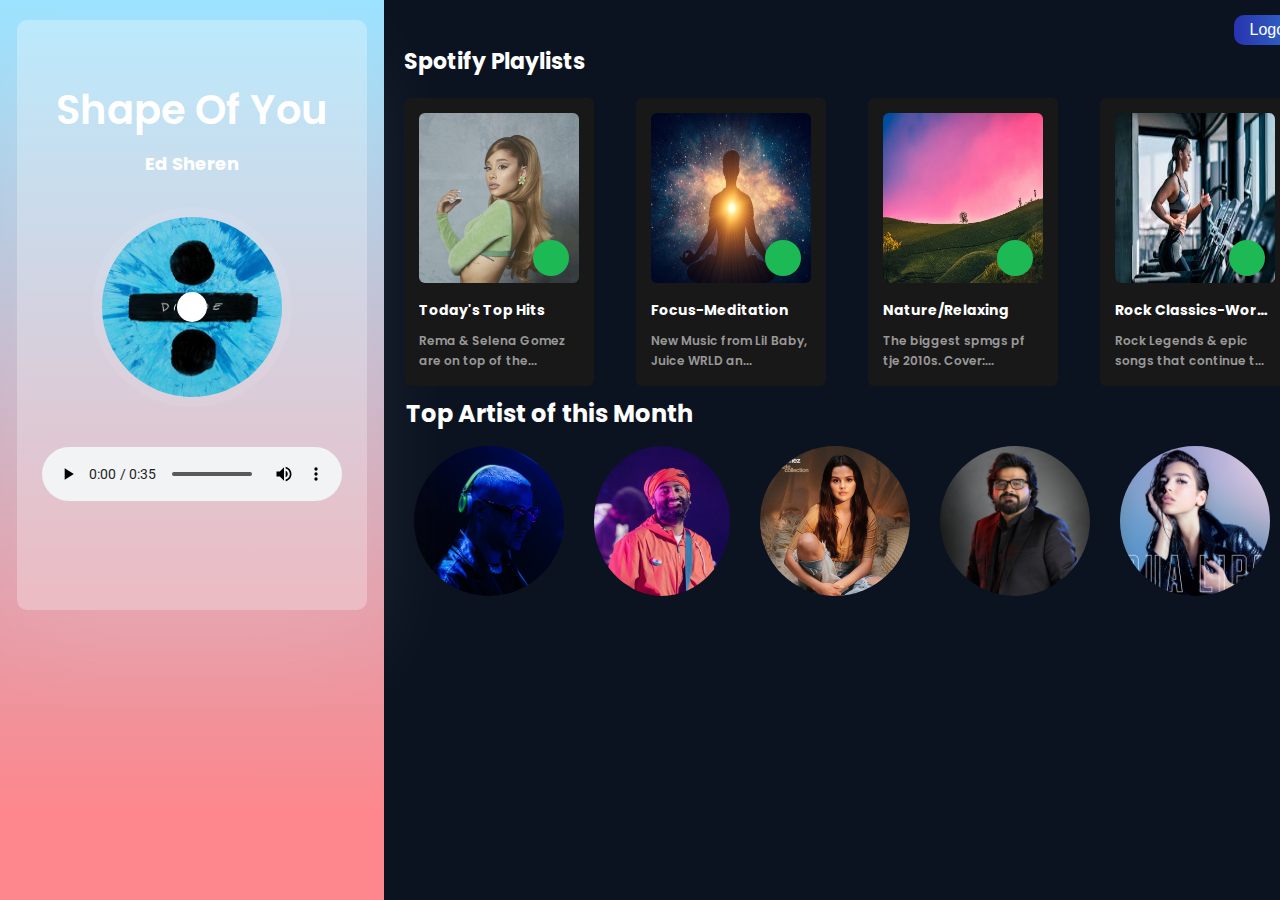
<file: index.html>
<!DOCTYPE html>
<html lang="en">
<head>
    <meta charset="UTF-8">
    <meta name="viewport" content="width=device-width, initial-scale=1.0">
    <title>Spotify</title>
   
   
    <link rel="stylesheet" href="https://cdnjs.cloudflare.com/ajax/libs/font-awesome/6.4.2/css/all.min.css" integrity="sha512-z3gLpd7yknf1YoNbCzqRKc4qyor8gaKU1qmn+CShxbuBusANI9QpRohGBreCFkKxLhei6S9CQXFEbbKuqLg0DA==" crossorigin="anonymous" referrerpolicy="no-referrer" />
    <link rel="stylesheet" href="styles.css">
</head>

<body>
  
    <div class="content">
    <div class="leftSide">
        <audio src="" id="audio"></audio>
        <div class="music-player">
            <h1 class="music-name">Shape Of You</h1>
            <p class="artist-name">Ed sheren</p>
            <div class="disk play"></div>
            <div class="song-slider">
                <!-- <input type="range" value="0"class="seek-bar"> -->
                <!-- <span class="current-time">00:00</span>
                <span class="song-duration">00:00</span> -->
            </div>
            <audio  class="audio"src="Music/SHAPE OF YOU.mp3"type="audio" controls></audio>
            <div class="controls">
              <i class="fa-solid second fa-heart"id ="second" onclick="toggle()"></i>
             
              
              
               
                <i class="fa-solid fa-backward-step"id="backward"></i>
                <i class="fa-solid fa-play" id="play"></i>
                <i class="fa-solid fa-forward-step"id="forward"></i>
               
                <i class="fa-solid fa-shuffle"></i>
                <!-- <i class="fa-solid fa-circle-down " id="download"></i>
                    -->
                         
                    <span></span>
                    <span></span>
                </button>
            </div>
        </div>
    </div>


    <div class="rightSide">
      <button class= "logout"onclick="logout()">logout</button>
        <div class="spotify-playlists">
            <h2>Spotify Playlists</h2>
    
            <div class="list">
              <div class="item">
                <img src="ari.jpeg" />
                <div class="play">
                  <span class="fa fa-play"></span>
                </div>
                <h4>Today's Top Hits</h4>
                <p>Rema & Selena Gomez are on top of the...</p>
              </div>
    
              <div class="item">
                <img src="Medi.jpeg" />
                <div class="play">
                  <span class="fa fa-play"></span>
                </div>
                <h4>Focus-Meditation</h4>
                <p>New Music from Lil Baby, Juice WRLD an...</p>
              </div>
    
              <div class="item">
                <img src="Nature.jpeg" />
                <div class="play">
                  <span class="fa fa-play"></span>
                </div>
                <h4>Nature/Relaxing</h4>
                <p>The biggest spmgs pf tje 2010s. Cover:...</p>
              </div>
    
              <div class="item">
                <img src="Workout.jpeg" />
                <div class="play">
                  <span class="fa fa-play"></span>
                </div>
                <h4>Rock Classics-Workout</h4>
                <p>Rock Legends & epic songs that continue t...</p>
              </div>
             </div>


    </div>
    <h2 class="heading">Top Artist of this Month</h2>
    <div class="artist">
       
        <img src="Snake.jpeg" alt="">
        <img src="Arijit.jpeg" alt="">
        <img src="Sel.jpeg" alt="">
        <img src="Pritam.jpeg" alt="">
        <img src="dua.jpeg" alt="">
        
      </div>
</div>

   <!-- <script src="app.js"></script> -->
   
   <script src="app.js">
    
      
   </script>
</body>
</html>
</file>
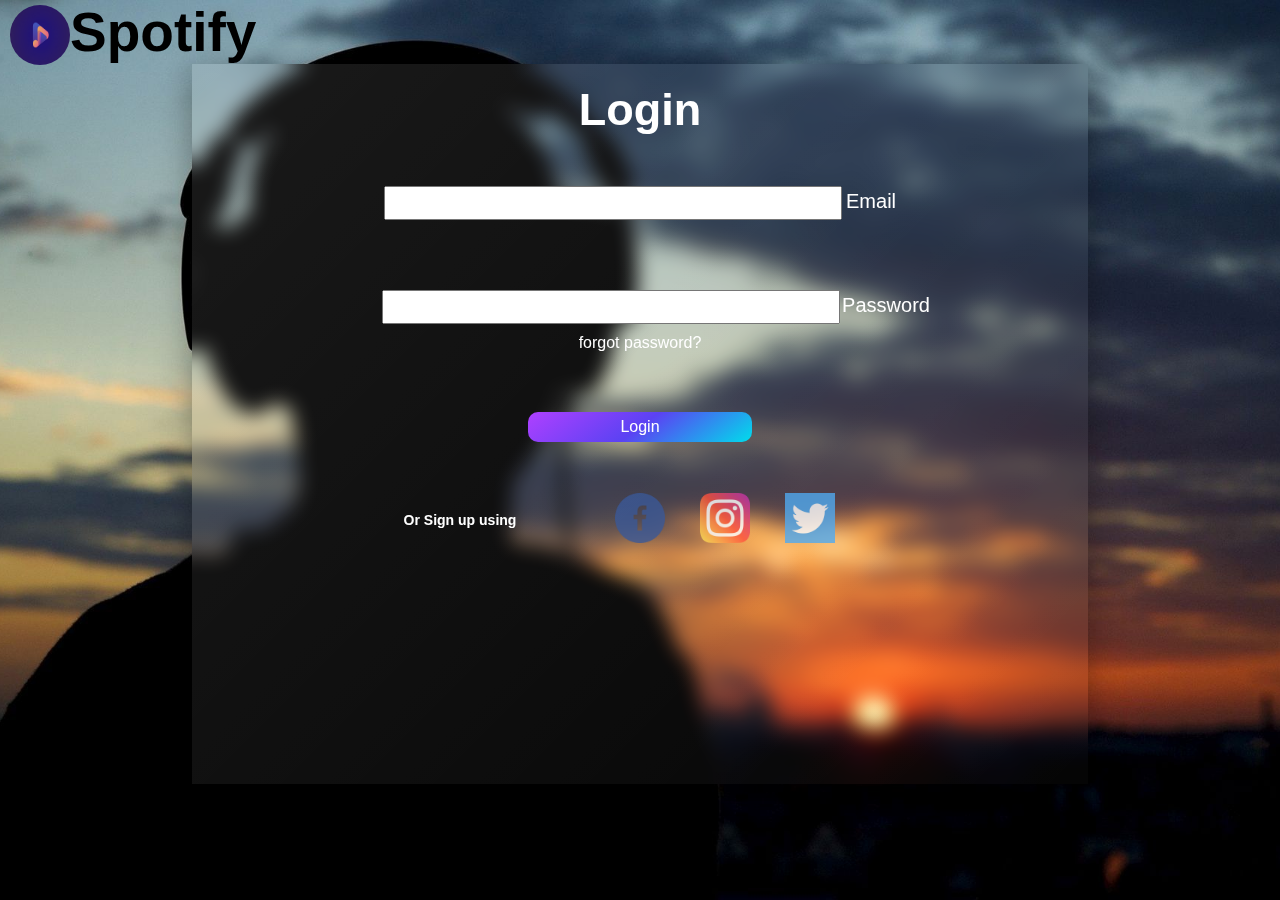
<file: auth.html>
<!DOCTYPE html>
<html lang="en">
<head>
    <meta charset="UTF-8">
    <meta name="viewport" content="width=device-width, initial-scale=1.0">
    <title>Spotify</title>
    
    <link rel="stylesheet" href="auth.css">
</head>
<body>
  
        
    <div class="head">
        <img src="logo.png" alt="">
<h1>Spotify</h1></div>
    <div class="user">
        <form action="" class="form">
            <h2>login</h2>
             
            
            <div class="inputgroup">
             <input type="text" name="loginUser" id="email" required/>
             <label for="loginUser" id="first">email</label>
            </div>
        
               
        
            <div class="inputgroup">
                <input type="password" name="loginUser" id="password" required>
            
            <label for="loginPassword" id="pass">Password</label>
            <p>forgot password?</p>
            </div>
          <div class="log">
            <input type="submit" value="Login" class="submit-btn"name="" id="log" onclick="auth()"></div>
           
          </form>
          <h3>Or Sign up using</h3>

          <div class="img">
           
            <img src="fb.png" alt="fb">
            <img src="instagram.png" alt="fb">
            <img src="twitter.png" alt="fb">

           
          </div>
        </div>
 
    
</body>

</html>

  <script>
    function auth(){
      let email=document.getElementById("email").value;
      let password=document.getElementById("password").value;
      if(email=="admin@gmail.com" && password=="admin123"){
        window.location.assign("index.html");
        alert("login successfully");
      }
        else{
          alert("invalid info")
            return;
          
        }
      }
     
    
  </script>
</file>
<file: styles.css>
@import url('https://fonts.googleapis.com/css2?family=Poppins:wght@300&family=Roboto:wght@300;400&display=swap');
  *{
    margin: 0;
    padding: 0;
  }
body{
    height: 100vh;
    width:100%;
    font-family: 'Poppins', sans-serif;
    box-sizing: border-box;
    
    

}

.content{
    display: flex;
}
.leftSide{
width:30%;
height: 100vh;
background-image: linear-gradient(#9ce3ff 0%,#fd878d 90%);


}
.music-player{
    width:350px;
    height: 590px;
    border-radius: 10px;
    background-color: rgba(255,255,255,0.3);
    box-shadow: 0 40px 100px rgba(255,255,255,0.1);
    margin:auto;
    position: relative;
    top:20px;
    overflow: hidden;
    color: white;
}

.music-name,.artist-name{
    position: relative;
    top:60px;
    text-align: center;
    text-transform: capitalize;
}
.music-name{
    font-size: 40px;
    font-weight: 590;
    margin-bottom: 10px;
}
.artist-name{
    font-size: 18px;
    font-weight: bolder;
    
}
.disk{
    position: relative;
display: block;
margin: 80px auto;
top:20px;
width:180px;
height:180px;
border-radius: 50%;
background-color: black;
background-image: url("shape.jpg");
background-size: cover;
box-shadow: 0 0 0 10px rgba(255,255,255,0.08);
animation: rotate 10s linear infinite;
animation-play-state: paused;

}
.disk.play{
    animation-play-state: running;
}
.disk::before{
    content: '';
    position: absolute;
    top:50%;
    left:50%;
    transform: translate(-50%,-50%);
    width:30px;
    height: 30px;
    border-radius: 50%;
    background-color: white;
}
/* .song-slider{
    width:100%;
    position: relative;
    left:15px;
    top:10px;
}
.seek-bar{
    -webkit-appearance: none;
    width:90%;
    height:5px;
    border-radius: 10px;
    background: #7fc8a9;
    cursor: pointer;
}
.seek-bar::-webkit-slider-thumb{
    -webkit-appearance: none;
    width:10px;
    height:10px;
    background-color: #000000;
}
.current-time,.song-duration{
    font-size: 14px;
}
.song-duration{
    position: absolute;
    right: 30px;
} */
.controls{
    width:100%;
    height:150px;
    display: flex;
    justify-content: space-evenly;
    align-items: center;
    margin: 0px auto ;
    position: relative;
    left:28px;
    bottom: 15px;
  

  
}
.controls i,.controls p{
    font-size: 25px;
    font-weight: 600;
    cursor: pointer;
    transition: .3s ease;
   
}
.controls i:hover{
transform: translateY(-3px);
}
.play-btn{
    position: relative;
    width:60px;
    height: 60px;
    border-radius: 50%;
    background: #fff;
    cursor: pointer;
}
.play-btn span{
    position: absolute;
    top:50%;
    left:27%;
    transform: translateY(-50%);
    width:10px;
    height: 30px;
    border-radius: 2px;
    background: #5f7a61;
    transition: .5s;
    clip-path: polygon(0 0,100% 0, 100% 100%, 0% 100%);

}
.play-btn span:nth-child(2){
    left:55%;
    transform-origin: center;

}
.play-btn .pause span:nth-child(2){
    transform: translateY(-50%)scaleY(0);
}
.play-btn span:nth-child(1){
    width:35%;
    left:53%;
    transform: translate(-50%,-50%);
    border-radius: 0;
    clip-path: polygon(0 0,100% 50%, 100% 50%,0% 100%);
}
.play-btn .pause{
    animation: pulse 2s linear infinite;

}
@keyframes pulse{
    0%{
box-shadow: 0;
    }
    50%{
box-shadow: 0 0 0 5px rgba(255,255,255,0.1);
    }
    100%{box-shadow: 0 0 0 5px rgba(255,255,255,0.4);

    }
}
.btn{
    width:40px;
    height:40px;
    background:#d5eebb;
    border-radius: 50%;
    display: flex;
    justify-content: space-between;
    align-items: center;
    border:none;
    cursor: pointer;
}

@keyframes rotate{
    0%{
   transform: rotate(0);
    }
   
    100%{
        transform: rotate(360deg);
    }
}



.rightSide{
    width:70%;
    height: 100vh;
    background-color: #0B1320;
    color:white;
    
    }



    .spotify-playlists {
      
        position: relative;
        top:15px;
       left:20px;
         
       
       
      }
      .spotify-playlists h2 {
        color: #ffffff;
        font-size: 22px;
        margin-bottom: 20px;
      }
      .spotify-playlists .list {
        display: flex;
        gap: 42px;
        overflow: hidden;
      }
      .spotify-playlists .list .item {
        min-width: 140px;
        width: 160px;
        padding: 15px;
        background-color: #181818;
        border-radius: 6px;
        cursor: pointer;
        transition: all ease 0.4s;
      }
      .spotify-playlists .list .item:hover {
        background-color: #252525;
      }
      .spotify-playlists .list .item img {
        width: 100%;
        height:170px;
        border-radius: 6px;
        margin-bottom: 10px;
      }
      .spotify-playlists .list .item .play {
        position: relative;
      }
      .spotify-playlists .list .item .play .fa {
        position: absolute;
        right: 10px;
        top: -60px;
        padding: 18px;
        background-color: #1db954;
        border-radius: 100%;
        opacity: 1;
        transition: all ease 0.4s;
      }
      .spotify-playlists .list .item:hover .play .fa {
        opacity: 1;
        transform: translateY(-20px);
      }
      .spotify-playlists .list .item h4 {
        color: #ffffff;
        font-size: 14px;
        margin-bottom: 10px;
        white-space: nowrap;
        overflow: hidden;
        text-overflow: ellipsis;
      }
      .spotify-playlists .list .item p {
        color: #989898;
        font-size: 12px;
        line-height: 20px;
        font-weight: 600;
      }
      .spotify-playlists hr {
        margin: 70px 0px 0px;
        border-color: #636363;
      }
      
      .preview {
        position: fixed;
        bottom: 0;
        left: 0;
        right: 0;
        background: linear-gradient(to right, #ae2896, #509bf5);
        padding: 15px 40px;
        display: flex;
        justify-content: space-between;
      }
      .preview h6 {
        color: #ffffff;
        text-transform: uppercase;
        font-weight: 400;
        font-size: 12px;
        margin-bottom: 10px;
      }
      .preview p {
        color: #ffffff;
        font-size: 14px;
        font-weight: 500;
      }
      .preview button {
        background-color: #ffffff;
        color: #000000;
        font-size: 16px;
        font-weight: bold;
        padding: 14px 30px;
        border: 0px;
        border-radius: 40px;
        cursor: pointer;
      }
      .heading{
        margin-top: 25px;
        margin-left: 22px;
      }
      .artist{
        display: flex;
       margin-right: 10px;
       margin-top: 15px;
      }
      .artist img{
        margin-left: 30px;
        height: 150px;
        width: 150px;
        border-radius: 50%;
        
      }
      .audio{
       position: relative;
       top:-10px;
       left:25px;

      }
      .logout{
        background: linear-gradient(to right, #2833ae, #3379cf);
        color: white;
        height:30px;
        width:80px;
        position: relative;
        left:850px;
        top:15px;
        border: none;
        border-radius: 10px;
        text-transform: capitalize;
        font-size: 16px;
        cursor: pointer;

      }
      
      .logout:hover{
        transform: translateZ(-20px);
      }
</file>
<file: auth.css>
*{
    margin:0;
    padding: 0;
}
body{
    height: 100vh;
    width:100%;
    background-image: url("bg.jpg");
    background-repeat: no-repeat;
    background-position: center;
    background-size: cover;
    font-family: sans-serif;
    
}

.head{
    display: flex;
    margin-left: 10px;
}
.head img{
    background: none;
    opacity: 0.9;
    height: 60px;
    width: 60px;
    border-radius: 50%;
    position: relative;
    top:5px

}

.user{
    height: 80vh;
    width:70%;
    background-image: linear-gradient(135deg,rgba(255,255,255,0.1) ,rgba(255,255,255,0.018));
    backdrop-filter: blur(10px);
    -webkit-backdrop-filter: blur(10px);
    
    /* background-image: url("bg.jpg");
    background-repeat: no-repeat;
    background-position: center;
    background-size: cover; */
    margin: auto;
    text-align: center;
    transition: 0.2s ease-in-out;
   z-index: 99999;
   opacity: 1;
   box-shadow: 0 8px 32px 0 rgba(0,0,0,0.37);
  
   


}
h1{
    font-size: 55px;
    font-family: sans-serif;
}
h2{
    color: white;
    font-size: 45px;
    text-transform: capitalize;
    position: relative;
    top:20px;
}
input{
    width:60%;
    height:30px;
}
label{
    font-size: 20px;
    color: white;
    text-transform: capitalize;
    cursor: pointer;
  
   
}
.inputgroup{
    margin:70px;
    color: white;
}
.fa{
    color: white;
}
p{
position: relative;
top:10px;
}

.img{
    display: flex;
    justify-content: space-evenly;
    height: 50px;
    width: 50px;
    gap: 35px;
    margin:35px auto 0;
    cursor: pointer;
   
}
.img img{
    opacity: 0.8;
 transition: .4s ease;


}
.img img:hover{
    opacity: 1.5;
    transform: scale(1.2);
}
h3{
    color:white;
    position: relative;
    top:70px;
    left:-180px;
    font-size: 14px;
}
.log input{
   width: 25%;
   height: 30px;
    margin: auto;
    border-radius: 10px;
    border: none;
   background-image: linear-gradient(144deg,#AF40FF, #5B42F3 50%,#00DDEB);
    cursor: pointer;
    color:white;
    font-size: 16px;
    
}
#password{
    position: relative;
    left: 17px;
}
#pass{
    position: relative;
    left:15px;
}
</file>
